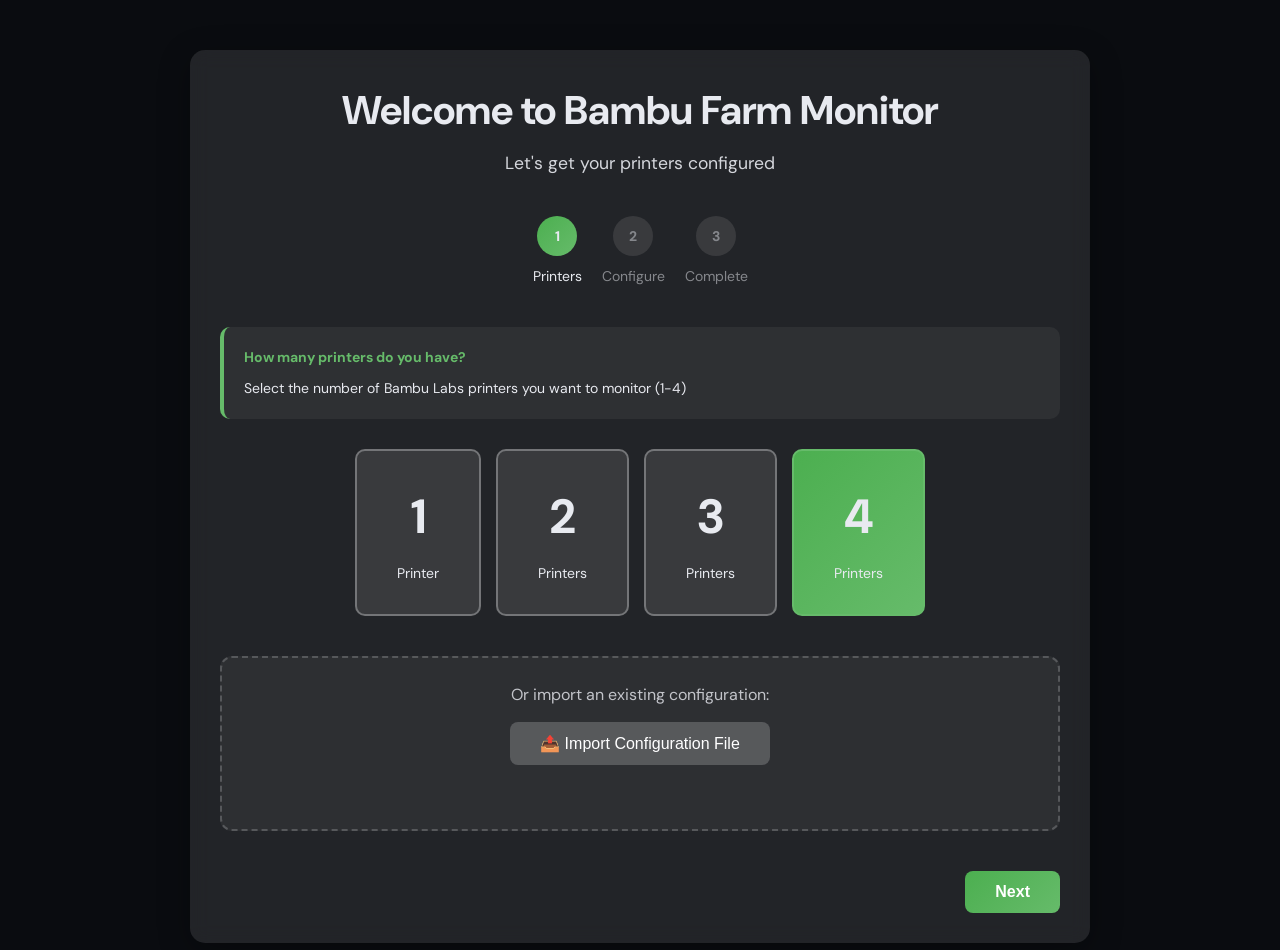
<file: www/setup.html>
<!DOCTYPE html>
<html lang="en">
<head>
    <meta charset="UTF-8">
    <meta name="viewport" content="width=device-width, initial-scale=1.0">
    <title>Setup Wizard - Bambu Farm Monitor</title>
    <link rel="stylesheet" href="style.css">
    <style>
        .setup-container {
            max-width: 900px;
            margin: 50px auto;
            padding: 30px;
            background: rgba(255, 255, 255, 0.1);
            border-radius: 15px;
            backdrop-filter: blur(10px);
            box-shadow: 0 8px 32px rgba(0, 0, 0, 0.3);
        }

        .setup-header {
            text-align: center;
            margin-bottom: 40px;
        }

        .setup-header h1 {
            font-size: 2.5rem;
            margin-bottom: 10px;
        }

        .setup-header p {
            font-size: 1.1rem;
            opacity: 0.9;
        }

        .step-indicator {
            display: flex;
            justify-content: center;
            gap: 20px;
            margin-bottom: 40px;
        }

        .step {
            display: flex;
            flex-direction: column;
            align-items: center;
            gap: 10px;
            opacity: 0.5;
            transition: opacity 0.3s;
        }

        .step.active {
            opacity: 1;
        }

        .step.completed {
            opacity: 0.7;
        }

        .step-number {
            width: 40px;
            height: 40px;
            border-radius: 50%;
            background: rgba(255, 255, 255, 0.2);
            display: flex;
            align-items: center;
            justify-content: center;
            font-weight: 700;
        }

        .step.active .step-number {
            background: linear-gradient(135deg, #4caf50, #66bb6a);
        }

        .step.completed .step-number::before {
            content: "✓";
        }

        .wizard-content {
            min-height: 400px;
        }

        .wizard-step {
            display: none;
        }

        .wizard-step.active {
            display: block;
        }

        .printer-count-selector {
            display: flex;
            gap: 15px;
            justify-content: center;
            margin-top: 30px;
        }

        .count-option {
            padding: 30px 40px;
            background: rgba(255, 255, 255, 0.1);
            border: 2px solid rgba(255, 255, 255, 0.3);
            border-radius: 10px;
            cursor: pointer;
            transition: all 0.3s;
            text-align: center;
        }

        .count-option:hover {
            background: rgba(255, 255, 255, 0.2);
            transform: translateY(-5px);
        }

        .count-option.selected {
            background: linear-gradient(135deg, #4caf50, #66bb6a);
            border-color: #66bb6a;
        }

        .count-number {
            font-size: 3rem;
            font-weight: 700;
            margin-bottom: 10px;
        }

        .printer-forms {
            display: grid;
            gap: 20px;
            margin-top: 30px;
        }

        .printer-form-card {
            background: rgba(0, 0, 0, 0.3);
            padding: 25px;
            border-radius: 10px;
            border: 1px solid rgba(255, 255, 255, 0.1);
        }

        .printer-form-card h3 {
            margin-bottom: 20px;
            color: #66bb6a;
        }

        .form-group {
            margin-bottom: 15px;
        }

        .form-group label {
            display: block;
            margin-bottom: 5px;
            font-size: 0.9rem;
            opacity: 0.9;
        }

        .form-group input,
        .form-group select {
            width: 100%;
            padding: 12px;
            background: rgba(255, 255, 255, 0.1);
            border: 1px solid rgba(255, 255, 255, 0.2);
            border-radius: 5px;
            color: white;
            font-size: 1rem;
        }

        .form-group select option {
            color: #111;
        }

        .form-group input:focus,
        .form-group select:focus {
            outline: none;
            border-color: #66bb6a;
            background: rgba(255, 255, 255, 0.15);
        }

        .form-group small {
            display: block;
            margin-top: 5px;
            opacity: 0.7;
            font-size: 0.85rem;
        }

        .wizard-actions {
            display: flex;
            justify-content: space-between;
            margin-top: 40px;
        }

        .btn {
            padding: 12px 30px;
            border: none;
            border-radius: 8px;
            font-size: 1rem;
            cursor: pointer;
            transition: all 0.3s;
        }

        .btn-secondary {
            background: rgba(255, 255, 255, 0.2);
            color: white;
        }

        .btn-secondary:hover {
            background: rgba(255, 255, 255, 0.3);
        }

        .btn-primary {
            background: linear-gradient(135deg, #4caf50, #66bb6a);
            color: white;
            font-weight: 600;
        }

        .btn-primary:hover {
            transform: translateY(-2px);
            box-shadow: 0 5px 15px rgba(76, 175, 80, 0.4);
        }

        .btn:disabled {
            opacity: 0.5;
            cursor: not-allowed;
        }

        .help-text {
            background: rgba(255, 255, 255, 0.05);
            padding: 20px;
            border-radius: 10px;
            border-left: 4px solid #66bb6a;
            margin-bottom: 30px;
        }

        .help-text h4 {
            margin-bottom: 10px;
            color: #66bb6a;
        }

        .help-text ul {
            margin-left: 20px;
        }

        .help-text li {
            margin-bottom: 5px;
        }

        .completion-message {
            text-align: center;
            padding: 40px 20px;
        }

        .completion-message svg {
            width: 100px;
            height: 100px;
            margin-bottom: 20px;
        }

        .completion-message h2 {
            font-size: 2rem;
            margin-bottom: 15px;
            color: #66bb6a;
        }

        .spinner {
            display: inline-block;
            width: 20px;
            height: 20px;
            border: 3px solid rgba(255, 255, 255, 0.3);
            border-top-color: #fff;
            border-radius: 50%;
            animation: spin 1s linear infinite;
        }

        .import-option {
            margin-top: 40px;
            padding: 25px;
            background: rgba(255, 255, 255, 0.05);
            border-radius: 12px;
            border: 2px dashed rgba(255, 255, 255, 0.2);
            text-align: center;
        }

        .import-option p {
            margin-bottom: 15px;
            opacity: 0.8;
            font-size: 1rem;
        }

        .import-status {
            margin-top: 15px;
            min-height: 24px;
            font-size: 0.95rem;
            font-weight: 600;
        }
    </style>
</head>
<body>
    <div class="setup-container">
        <div class="setup-header">
            <h1>Welcome to Bambu Farm Monitor</h1>
            <p>Let's get your printers configured</p>
        </div>

        <div class="step-indicator">
            <div class="step active" data-step="1">
                <div class="step-number">1</div>
                <span>Printers</span>
            </div>
            <div class="step" data-step="2">
                <div class="step-number">2</div>
                <span>Configure</span>
            </div>
            <div class="step" data-step="3">
                <div class="step-number">3</div>
                <span>Complete</span>
            </div>
        </div>

        <div class="wizard-content">
            <!-- Step 1: Select number of printers -->
            <div class="wizard-step active" data-step="1">
                <div class="help-text">
                    <h4>How many printers do you have?</h4>
                    <p>Select the number of Bambu Labs printers you want to monitor (1-4)</p>
                </div>

                <div class="printer-count-selector">
                    <div class="count-option" data-count="1">
                        <div class="count-number">1</div>
                        <div>Printer</div>
                    </div>
                    <div class="count-option" data-count="2">
                        <div class="count-number">2</div>
                        <div>Printers</div>
                    </div>
                    <div class="count-option" data-count="3">
                        <div class="count-number">3</div>
                        <div>Printers</div>
                    </div>
                    <div class="count-option selected" data-count="4">
                        <div class="count-number">4</div>
                        <div>Printers</div>
                    </div>
                </div>

                <div class="import-option">
                    <p>Or import an existing configuration:</p>
                    <button class="btn btn-secondary" onclick="document.getElementById('setup-import-file').click()">📤 Import Configuration File</button>
                    <input type="file" id="setup-import-file" accept=".json" style="display: none" onchange="importSetupConfig(event)">
                    <div id="import-status" class="import-status"></div>
                </div>
            </div>

            <!-- Step 2: Configure printers -->
            <div class="wizard-step" data-step="2">
                <div class="help-text">
                    <h4>Finding Your Printer Information</h4>
                    <ul>
                        <li><strong>IP Address:</strong> Check your printer's screen or router's DHCP table</li>
                        <li><strong>Access Code:</strong> Printer Settings → Network → LAN Mode MQTT (8-digit code)</li>
                        <li><strong>Serial Number:</strong> Printer Settings → Device → Device Info (starts with 01P)</li>
                    </ul>
                </div>

                <div class="printer-forms" id="printer-forms"></div>
            </div>

            <!-- Step 3: Completion -->
            <div class="wizard-step" data-step="3">
                <div class="completion-message">
                    <svg viewBox="0 0 100 100" fill="none" xmlns="http://www.w3.org/2000/svg">
                        <circle cx="50" cy="50" r="45" stroke="#66bb6a" stroke-width="5"/>
                        <path d="M30 50 L45 65 L70 35" stroke="#66bb6a" stroke-width="5" stroke-linecap="round" stroke-linejoin="round"/>
                    </svg>
                    <h2>Setup Complete!</h2>
                    <p>Your printers have been configured successfully.</p>
                    <p>Redirecting to dashboard...</p>
                    <div class="spinner" style="margin-top: 20px;"></div>
                </div>
            </div>
        </div>

        <div class="wizard-actions">
            <button class="btn btn-secondary" id="btn-back" style="visibility: hidden;">Back</button>
            <button class="btn btn-primary" id="btn-next">Next</button>
        </div>
    </div>

    <script>
        let currentStep = 1;
        let printerCount = 4;
        const maxSteps = 3;

        // Step navigation
        function updateStepIndicator() {
            document.querySelectorAll('.step').forEach(step => {
                const stepNum = parseInt(step.dataset.step);
                step.classList.remove('active', 'completed');
                if (stepNum < currentStep) {
                    step.classList.add('completed');
                } else if (stepNum === currentStep) {
                    step.classList.add('active');
                }
            });

            document.querySelectorAll('.wizard-step').forEach(step => {
                step.classList.remove('active');
            });
            document.querySelector(`.wizard-step[data-step="${currentStep}"]`).classList.add('active');

            // Update button visibility
            document.getElementById('btn-back').style.visibility = currentStep > 1 && currentStep < maxSteps ? 'visible' : 'hidden';
            document.getElementById('btn-next').textContent = currentStep === 2 ? 'Complete Setup' : 'Next';
            document.getElementById('btn-next').style.display = currentStep === maxSteps ? 'none' : 'block';
        }

        // Printer count selection
        document.querySelectorAll('.count-option').forEach(option => {
            option.addEventListener('click', () => {
                document.querySelectorAll('.count-option').forEach(o => o.classList.remove('selected'));
                option.classList.add('selected');
                printerCount = parseInt(option.dataset.count);
            });
        });

        // Generate printer forms
        const PRINTER_MODELS = [
            { value: 'p1s', label: 'P1S' },
            { value: 'p1p', label: 'P1P' },
            { value: 'a1', label: 'A1' },
            { value: 'x1c', label: 'X1C' },
            { value: 'x1', label: 'X1' },
            { value: 'x2d', label: 'X2D' },
            { value: 'p2s', label: 'P2S' },
            { value: 'h2s', label: 'H2S' },
            { value: 'h2d', label: 'H2D' },
            { value: 'h2c', label: 'H2C' },
        ];

        function modelOptions(selected = 'p1s') {
            return PRINTER_MODELS.map(model =>
                `<option value="${model.value}" ${model.value === selected ? 'selected' : ''}>${model.label}</option>`
            ).join('');
        }

        function generatePrinterForms() {
            const container = document.getElementById('printer-forms');
            container.innerHTML = '';

            for (let i = 1; i <= printerCount; i++) {
                const formCard = document.createElement('div');
                formCard.className = 'printer-form-card';
                formCard.innerHTML = `
                    <h3>Printer ${i}</h3>
                    <div class="form-group">
                        <label>Printer Name</label>
                        <input type="text" id="name-${i}" value="Printer ${i}" placeholder="My Printer">
                        <small>Friendly name for this printer</small>
                    </div>
                    <div class="form-group">
                        <label>IP Address *</label>
                        <input type="text" id="ip-${i}" placeholder="192.168.1.100" required>
                        <small>Local network IP address of the printer</small>
                    </div>
                    <div class="form-group">
                        <label>Access Code *</label>
                        <input type="text" id="code-${i}" placeholder="12345678" maxlength="8" required>
                        <small>8-digit MQTT access code from printer settings</small>
                    </div>
                    <div class="form-group">
                        <label>Printer Model</label>
                        <select id="model-${i}">
                            ${modelOptions('p1s')}
                        </select>
                        <small>Select the model so the correct camera stream method is used</small>
                    </div>
                    <div class="form-group">
                        <label>Serial Number (Optional)</label>
                        <input type="text" id="serial-${i}" placeholder="01P00A411800001">
                        <small>Required for real-time status monitoring</small>
                    </div>
                `;
                container.appendChild(formCard);
            }
        }

        // Collect printer data
        function collectPrinterData() {
            const printers = [];
            for (let i = 1; i <= printerCount; i++) {
                const name = document.getElementById(`name-${i}`).value || `Printer ${i}`;
                const ip = document.getElementById(`ip-${i}`).value.trim();
                const code = document.getElementById(`code-${i}`).value.trim();
                const model = document.getElementById(`model-${i}`).value;
                const serial = document.getElementById(`serial-${i}`).value.trim();

                if (!ip || !code) {
                    alert(`Please fill in IP and Access Code for Printer ${i}`);
                    return null;
                }

                printers.push({ name, ip, access_code: code, serial, model });
            }
            return printers;
        }

        // Save configuration
        async function saveConfiguration() {
            const printers = collectPrinterData();
            if (!printers) return false;

            try {
                const response = await fetch('/api/config/printers/bulk', {
                    method: 'POST',
                    headers: { 'Content-Type': 'application/json' },
                    body: JSON.stringify({ printers })
                });

                if (!response.ok) throw new Error('Failed to save configuration');

                // Reconnect MQTT after saving configuration
                try {
                    await fetch('/api/status/reconnect', { method: 'POST' });
                } catch (mqttError) {
                    console.error('Error reconnecting MQTT:', mqttError);
                    // Don't fail setup if MQTT reconnect fails
                }

                return true;
            } catch (error) {
                console.error('Error saving configuration:', error);
                alert('Failed to save configuration. Please try again.');
                return false;
            }
        }

        // Button handlers
        document.getElementById('btn-back').addEventListener('click', () => {
            if (currentStep > 1) {
                currentStep--;
                updateStepIndicator();
            }
        });

        document.getElementById('btn-next').addEventListener('click', async () => {
            if (currentStep === 1) {
                // Generate forms for selected number of printers
                generatePrinterForms();
                currentStep++;
                updateStepIndicator();
            } else if (currentStep === 2) {
                // Save configuration and proceed
                if (await saveConfiguration()) {
                    currentStep++;
                    updateStepIndicator();

                    // Redirect to dashboard after 3 seconds
                    setTimeout(() => {
                        window.location.href = '/';
                    }, 3000);
                }
            }
        });

        // Import configuration from file
        async function importSetupConfig(event) {
            const file = event.target.files[0];
            if (!file) return;

            const statusDiv = document.getElementById('import-status');
            statusDiv.innerHTML = '<span style="color: #2196f3;">📤 Importing configuration...</span>';

            try {
                const formData = new FormData();
                formData.append('file', file);

                const response = await fetch('/api/config/import', {
                    method: 'POST',
                    body: formData
                });

                const result = await response.json();

                if (!response.ok) {
                    throw new Error(result.error || 'Failed to import configuration');
                }

                statusDiv.innerHTML = `<span style="color: #4caf50;">✓ Successfully imported ${result.printers.length} printers!</span>`;

                // Reconnect MQTT
                try {
                    await fetch('/api/status/reconnect', { method: 'POST' });
                } catch (mqttError) {
                    console.error('Error reconnecting MQTT:', mqttError);
                }

                // Redirect to dashboard after 2 seconds
                setTimeout(() => {
                    window.location.href = '/';
                }, 2000);

            } catch (error) {
                console.error('Error importing configuration:', error);
                statusDiv.innerHTML = `<span style="color: #f44336;">✗ Error: ${error.message}</span>`;
            } finally {
                // Clear file input
                event.target.value = '';
            }
        }

        // Initialize
        updateStepIndicator();
    </script>
</body>
</html>
</file>
<file: www/style.css>
@import url('https://fonts.googleapis.com/css2?family=DM+Sans:wght@300;400;500;600&family=DM+Mono:wght@400;500&display=swap');

:root {
    --bg:         #0a0c10;
    --surface:    #111318;
    --surface-2:  #1a1d24;
    --surface-3:  #22262f;
    --border:     rgba(255,255,255,0.07);
    --border-2:   rgba(255,255,255,0.12);
    --text:       #e8eaf0;
    --text-muted: #6b7280;
    --text-dim:   #9ca3af;
    --accent:     #3b82f6;
    --accent-dim: rgba(59,130,246,0.15);
    --green:      #22c55e;
    --green-dim:  rgba(34,197,94,0.15);
    --amber:      #f59e0b;
    --amber-dim:  rgba(245,158,11,0.15);
    --red:        #ef4444;
    --red-dim:    rgba(239,68,68,0.15);
    --radius:     10px;
    --radius-sm:  6px;
}

* {
    margin: 0;
    padding: 0;
    box-sizing: border-box;
}

body {
    font-family: 'DM Sans', sans-serif;
    background: var(--bg);
    color: var(--text);
    min-height: 100vh;
    font-size: 14px;
    line-height: 1.5;
    -webkit-font-smoothing: antialiased;
}

/* ── Scrollbar ─────────────────────────────── */
::-webkit-scrollbar { width: 6px; }
::-webkit-scrollbar-track { background: var(--bg); }
::-webkit-scrollbar-thumb { background: var(--surface-3); border-radius: 3px; }

/* ── Layout ────────────────────────────────── */
.container {
    max-width: 1920px;
    margin: 0 auto;
    padding: 24px;
}

/* ── Header ────────────────────────────────── */
header {
    margin-bottom: 28px;
}

header h1 {
    font-size: 1.1rem;
    font-weight: 500;
    letter-spacing: 0.02em;
    color: var(--text-muted);
    text-align: center;
    margin-bottom: 16px;
    text-transform: uppercase;
    letter-spacing: 0.12em;
}

.header-controls {
    display: flex;
    justify-content: space-between;
    align-items: center;
    gap: 12px;
    background: var(--surface);
    border: 1px solid var(--border);
    border-radius: var(--radius);
    padding: 10px 16px;
}

.status-bar {
    display: flex;
    align-items: center;
    gap: 12px;
    flex: 1;
}

.status-item {
    display: flex;
    align-items: center;
    gap: 8px;
    padding: 5px 12px;
    background: var(--surface-2);
    border: 1px solid var(--border);
    border-radius: 20px;
    font-size: 0.8rem;
    font-weight: 500;
    color: var(--text-dim);
}

.status-dot {
    width: 7px;
    height: 7px;
    border-radius: 50%;
    background: var(--amber);
    animation: pulse 2s ease-in-out infinite;
}

.status-dot.connected { background: var(--green); animation: none; }
.status-dot.error { background: var(--red); animation: none; }

@keyframes pulse {
    0%, 100% { opacity: 1; }
    50% { opacity: 0.4; }
}

/* ── Layout Controls ───────────────────────── */
.layout-controls {
    display: flex;
    align-items: center;
    gap: 4px;
    background: var(--surface-2);
    border: 1px solid var(--border);
    border-radius: var(--radius-sm);
    padding: 4px;
}

.layout-label {
    font-size: 0.7rem;
    font-weight: 600;
    color: var(--text-muted);
    text-transform: uppercase;
    letter-spacing: 0.08em;
    padding: 0 8px;
}

.layout-btn {
    background: transparent;
    border: 1px solid transparent;
    color: var(--text-muted);
    padding: 5px 7px;
    border-radius: var(--radius-sm);
    cursor: pointer;
    transition: all 0.15s ease;
    display: flex;
    align-items: center;
    justify-content: center;
}

.layout-btn:hover {
    background: var(--surface-3);
    color: var(--text);
    border-color: var(--border-2);
}

.layout-btn.active {
    background: var(--accent-dim);
    border-color: rgba(59,130,246,0.3);
    color: var(--accent);
}

.layout-icon {
    width: 22px;
    height: 18px;
    display: flex;
    align-items: center;
    justify-content: center;
}

.icon-grid {
    display: grid;
    gap: 2px;
    width: 100%;
    height: 100%;
}

.auto-icon .icon-grid { grid-template-columns: repeat(2, 1fr); grid-template-rows: repeat(2, 1fr); }
.auto-icon .icon-grid span { background: currentColor; border-radius: 1px; opacity: 0.7; border: 1px dashed currentColor; background: transparent; }
.single-icon .icon-grid { grid-template-columns: 1fr; padding: 0 5px; }
.single-icon .icon-grid span { background: currentColor; border-radius: 1px; height: 100%; }
.two-col-icon .icon-grid { grid-template-columns: repeat(2, 1fr); }
.two-col-icon .icon-grid span { background: currentColor; border-radius: 1px; height: 100%; }
.grid-2x2-icon .icon-grid { grid-template-columns: repeat(2, 1fr); grid-template-rows: repeat(2, 1fr); }
.grid-2x2-icon .icon-grid span { background: currentColor; border-radius: 1px; }
.three-col-icon .icon-grid { grid-template-columns: repeat(3, 1fr); }
.three-col-icon .icon-grid span { background: currentColor; border-radius: 1px; height: 100%; }
.four-col-icon .icon-grid { grid-template-columns: repeat(4, 1fr); }
.four-col-icon .icon-grid span { background: currentColor; border-radius: 1px; height: 100%; }

.reset-btn, .settings-btn {
    background: transparent;
    border: 1px solid var(--border);
    color: var(--text-muted);
    padding: 6px 10px;
    border-radius: var(--radius-sm);
    font-size: 14px;
    cursor: pointer;
    transition: all 0.15s ease;
    line-height: 1;
}

.reset-btn:hover, .settings-btn:hover {
    background: var(--surface-3);
    border-color: var(--border-2);
    color: var(--text);
}

/* ── Grid ──────────────────────────────────── */
.grid-container {
    display: flex;
    flex-wrap: wrap;
    gap: 16px;
    align-items: flex-start;
}

.grid-container .camera-card { flex: 1 1 auto; max-width: 100%; }

.grid-container.layout-auto  { display: grid !important; grid-template-columns: repeat(auto-fit, minmax(560px, 1fr)) !important; }
.grid-container.layout-1x1   { display: grid !important; grid-template-columns: 1fr !important; }
.grid-container.layout-2x1   { display: grid !important; grid-template-columns: repeat(2, 1fr) !important; }
.grid-container.layout-2x2   { display: grid !important; grid-template-columns: repeat(2, 1fr) !important; }
.grid-container.layout-3x1   { display: grid !important; grid-template-columns: repeat(3, 1fr) !important; }
.grid-container.layout-4x1   { display: grid !important; grid-template-columns: repeat(4, 1fr) !important; }

/* ── Camera Card ───────────────────────────── */
.camera-card {
    background: var(--surface);
    border: 1px solid var(--border);
    border-radius: var(--radius);
    overflow: hidden;
    transition: border-color 0.2s ease, box-shadow 0.2s ease;
}

.camera-card:hover {
    border-color: var(--border-2);
    box-shadow: 0 4px 24px rgba(0,0,0,0.4);
}

.camera-card.resizable {
    position: relative;
    min-width: 300px;
    min-height: 250px;
    transition: none;
}

.camera-header {
    display: flex;
    justify-content: space-between;
    align-items: center;
    padding: 12px 16px;
    background: var(--surface-2);
    border-bottom: 1px solid var(--border);
}

.camera-header h2 {
    font-size: 0.85rem;
    font-weight: 600;
    letter-spacing: 0.02em;
    color: var(--text);
}

.stream-status {
    width: 8px;
    height: 8px;
    border-radius: 50%;
    background: var(--amber);
    animation: pulse 2s ease-in-out infinite;
    font-size: 0;
}

.stream-status.connected { background: var(--green); animation: none; }
.stream-status.error { background: var(--red); animation: none; }

/* ── Video ─────────────────────────────────── */
.video-container {
    position: relative;
    width: 100%;
    padding-top: 56.25%;
    background: #000;
}

.camera-video {
    position: absolute;
    top: 0; left: 0;
    width: 100%; height: 100%;
    border: none;
    background: #000;
}

.loading-overlay {
    position: absolute;
    top: 0; left: 0;
    width: 100%; height: 100%;
    background: rgba(0,0,0,0.85);
    display: flex;
    flex-direction: column;
    justify-content: center;
    align-items: center;
    gap: 12px;
    z-index: 10;
}

.loading-overlay.hidden { display: none; }

.fullscreen-btn {
    position: absolute;
    top: 10px; right: 10px;
    z-index: 100;
    background: rgba(0,0,0,0.6);
    color: var(--text-dim);
    border: 1px solid var(--border-2);
    border-radius: var(--radius-sm);
    padding: 6px 10px;
    font-size: 16px;
    cursor: pointer;
    opacity: 0;
    transition: all 0.2s ease;
}

.video-container:hover .fullscreen-btn { opacity: 1; }

.fullscreen-btn:hover {
    background: rgba(0,0,0,0.9);
    color: var(--text);
    border-color: var(--border-2);
}

/* ── Printer Status ────────────────────────── */
.printer-status {
    padding: 16px;
    background: var(--surface);
}

.status-loading {
    text-align: center;
    color: var(--text-muted);
    font-size: 0.8rem;
    padding: 16px;
}

.status-printing, .status-idle {
    display: flex;
    flex-direction: column;
    gap: 12px;
}

.status-state {
    display: inline-flex;
    align-items: center;
    gap: 6px;
    padding: 3px 10px;
    border-radius: 20px;
    font-size: 0.7rem;
    font-weight: 600;
    letter-spacing: 0.06em;
    text-transform: uppercase;
    width: fit-content;
}

.status-state.printing {
    background: var(--green-dim);
    color: var(--green);
    border: 1px solid rgba(34,197,94,0.2);
}

.status-state.idle {
    background: var(--surface-2);
    color: var(--text-muted);
    border: 1px solid var(--border);
}

.print-file-name {
    display: flex;
    align-items: center;
    gap: 8px;
    font-size: 0.85rem;
    font-weight: 500;
    color: var(--text);
    overflow: hidden;
    text-overflow: ellipsis;
    white-space: nowrap;
}

.progress-section {
    display: flex;
    align-items: center;
    gap: 12px;
}

.progress-bar-container {
    flex: 1;
    height: 4px;
    background: var(--surface-3);
    border-radius: 2px;
    overflow: hidden;
}

.progress-bar-fill {
    height: 100%;
    background: var(--accent);
    border-radius: 2px;
    transition: width 0.5s ease;
}

.progress-percentage {
    font-family: 'DM Mono', monospace;
    font-size: 0.8rem;
    font-weight: 500;
    color: var(--accent);
    min-width: 40px;
    text-align: right;
}

/* ── Status Grid ───────────────────────────── */
.status-grid {
    display: grid;
    grid-template-columns: repeat(2, 1fr);
    gap: 8px;
}

.status-item {
    display: flex;
    align-items: center;
    gap: 10px;
    background: var(--surface-2);
    padding: 10px 12px;
    border-radius: var(--radius-sm);
    border: 1px solid var(--border);
}

.status-icon {
    width: 28px;
    height: 28px;
    display: flex;
    align-items: center;
    justify-content: center;
    border-radius: var(--radius-sm);
    flex-shrink: 0;
    font-size: 14px;
}

.status-icon.nozzle { background: rgba(239,68,68,0.15); }
.status-icon.bed { background: rgba(59,130,246,0.15); }

.status-info { flex: 1; min-width: 0; }

.status-label {
    font-size: 0.65rem;
    color: var(--text-muted);
    text-transform: uppercase;
    letter-spacing: 0.06em;
    margin-bottom: 1px;
}

.status-value {
    font-family: 'DM Mono', monospace;
    font-size: 0.85rem;
    font-weight: 500;
    color: var(--text);
}

/* ── Idle temps ────────────────────────────── */
.idle-temps {
    display: flex;
    gap: 8px;
    flex-wrap: wrap;
}

.temp-reading {
    display: flex;
    align-items: center;
    gap: 6px;
    padding: 6px 10px;
    background: var(--surface-2);
    border: 1px solid var(--border);
    border-radius: var(--radius-sm);
    font-size: 0.8rem;
    font-family: 'DM Mono', monospace;
    color: var(--text-dim);
}

/* ── AMS ───────────────────────────────────── */
.ams-section {
    display: flex;
    align-items: center;
    gap: 10px;
    padding-top: 12px;
    margin-top: 4px;
    border-top: 1px solid var(--border);
    flex-wrap: wrap;
}

.ams-label {
    font-size: 0.65rem;
    font-weight: 600;
    color: var(--text-muted);
    text-transform: uppercase;
    letter-spacing: 0.08em;
    min-width: 30px;
}

.ams-trays { display: flex; gap: 6px; flex-wrap: wrap; }

.ams-humidity {
    font-family: 'DM Mono', monospace;
    font-size: 0.75rem;
    padding: 3px 8px;
    background: var(--accent-dim);
    border: 1px solid rgba(59,130,246,0.2);
    border-radius: 20px;
    color: var(--accent);
    font-weight: 500;
}

.ams-tray {
    position: relative;
    display: flex;
    flex-direction: column;
    align-items: center;
    gap: 3px;
}

.ams-color {
    width: 26px;
    height: 26px;
    border-radius: 5px;
    border: 2px solid rgba(255,255,255,0.1);
    box-shadow: 0 2px 6px rgba(0,0,0,0.3);
    transition: all 0.2s ease;
}

.ams-tray.active .ams-color {
    border-color: var(--green);
    box-shadow: 0 0 8px rgba(34,197,94,0.4);
    transform: scale(1.1);
}

.ams-tray.empty .ams-color {
    opacity: 0.3;
    border-style: dashed;
}

.ams-indicator {
    font-size: 0.6rem;
    color: var(--green);
    font-weight: 700;
}

/* ── Spinner ───────────────────────────────── */
.spinner {
    width: 32px;
    height: 32px;
    border: 2px solid var(--surface-3);
    border-top-color: var(--accent);
    border-radius: 50%;
    animation: spin 0.8s linear infinite;
}

@keyframes spin { to { transform: rotate(360deg); } }

/* ── Resize ────────────────────────────────── */
.resize-handle {
    position: absolute;
    bottom: 0; right: 0;
    width: 16px; height: 16px;
    cursor: nwse-resize;
    z-index: 10;
    opacity: 0.3;
    transition: opacity 0.2s;
}

.resize-handle::after {
    content: '';
    position: absolute;
    bottom: 4px; right: 4px;
    width: 8px; height: 8px;
    border-right: 2px solid var(--text-muted);
    border-bottom: 2px solid var(--text-muted);
    border-radius: 1px;
}

.camera-card:hover .resize-handle { opacity: 0.7; }

/* ── No Printers ───────────────────────────── */
.no-printers {
    grid-column: 1 / -1;
    text-align: center;
    padding: 60px 20px;
    background: var(--surface);
    border: 1px solid var(--border);
    border-radius: var(--radius);
    font-size: 0.9rem;
    color: var(--text-muted);
}

/* ── Status Overlay ────────────────────────── */
.status-overlay {
    position: absolute;
    bottom: 0; left: 0; right: 0;
    background: linear-gradient(to top, rgba(0,0,0,0.9), transparent);
    padding: 12px;
    transform: translateY(100%);
    transition: transform 0.2s ease;
    z-index: 50;
    pointer-events: none;
}

.status-overlay.active { transform: translateY(0); }

/* ── Footer ────────────────────────────────── */
footer {
    text-align: center;
    padding: 16px;
    margin-top: 8px;
    border-top: 1px solid var(--border);
}

footer p {
    font-size: 0.75rem;
    color: var(--text-muted);
    letter-spacing: 0.04em;
}

/* ── Responsive ────────────────────────────── */
@media (max-width: 1400px) {
    .grid-container.layout-auto {
        grid-template-columns: repeat(auto-fit, minmax(480px, 1fr)) !important;
    }
}

@media (max-width: 768px) {
    .container { padding: 12px; }

    .grid-container,
    .grid-container.layout-2x1,
    .grid-container.layout-2x2,
    .grid-container.layout-3x1,
    .grid-container.layout-4x1 {
        grid-template-columns: 1fr !important;
    }

    .header-controls {
        flex-direction: column;
        gap: 8px;
    }

    .status-grid { grid-template-columns: 1fr; }
    .resize-handle { display: none; }
}
</file>
